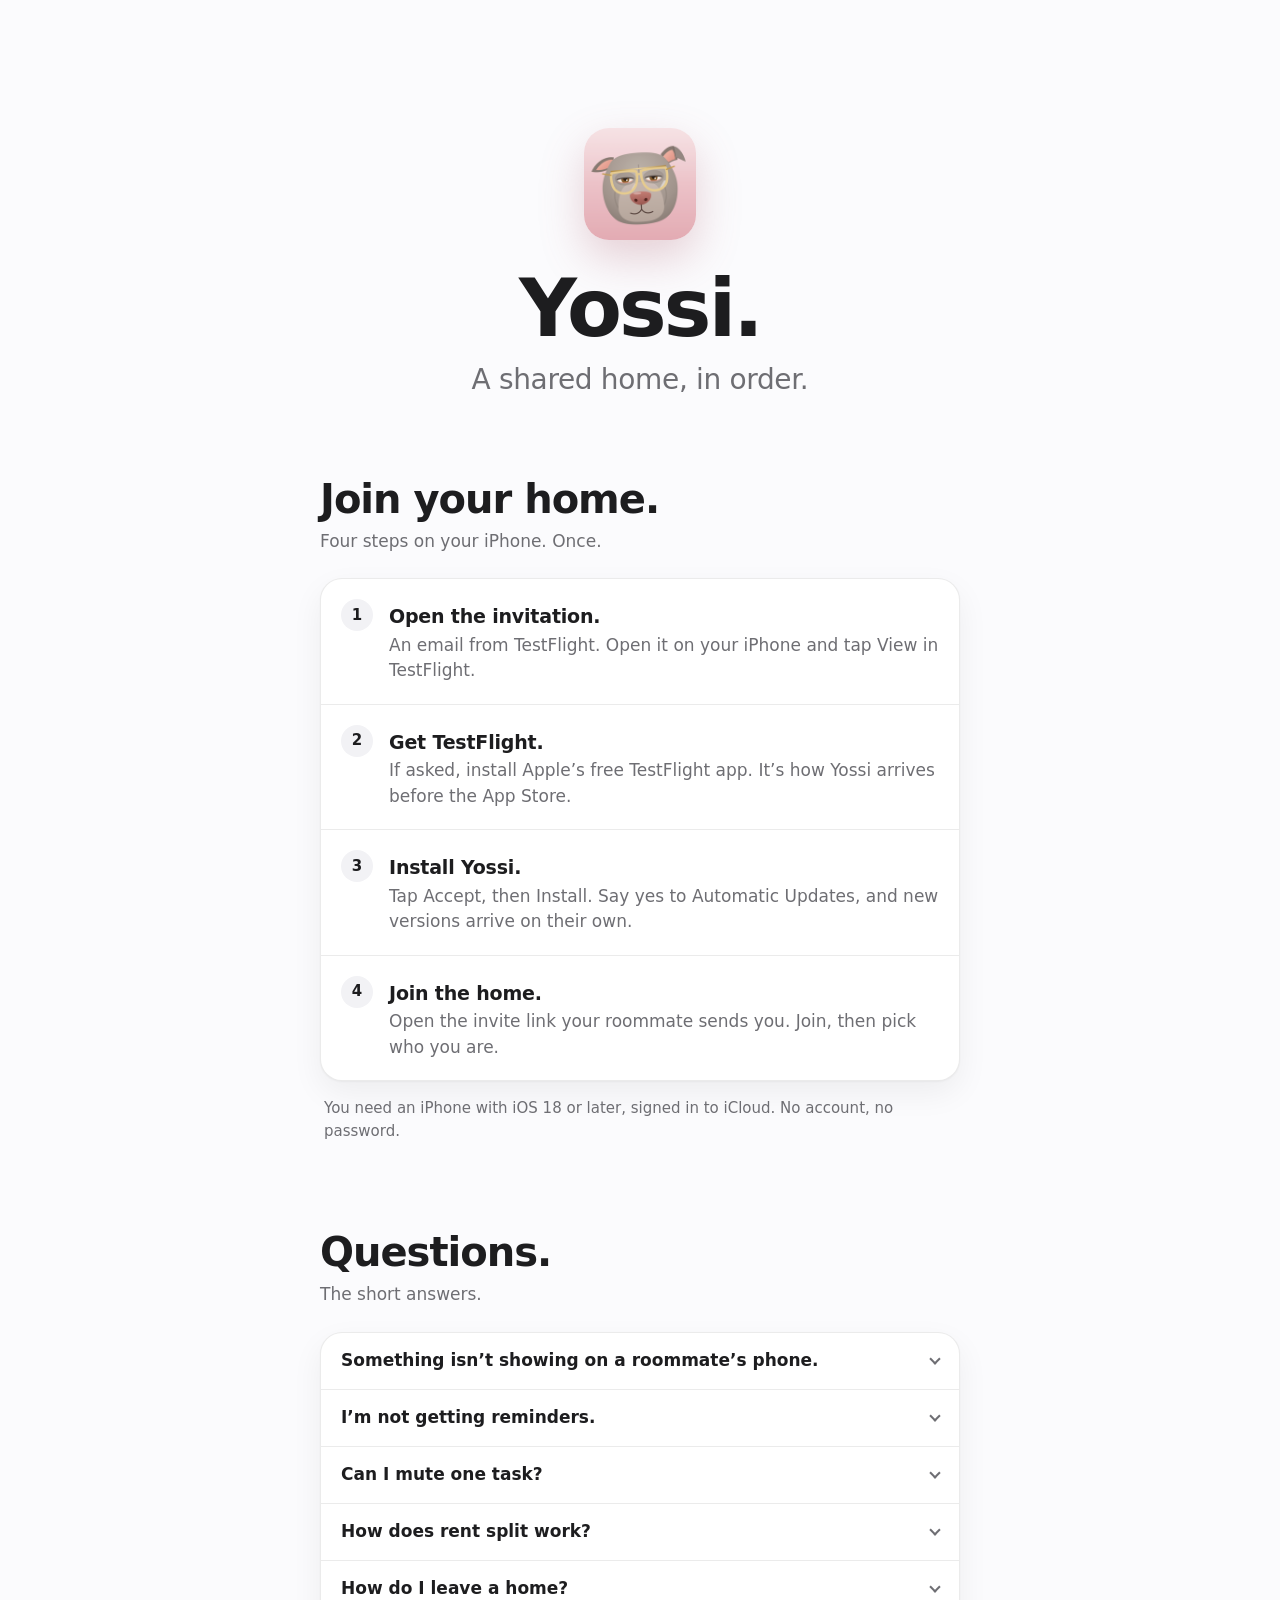
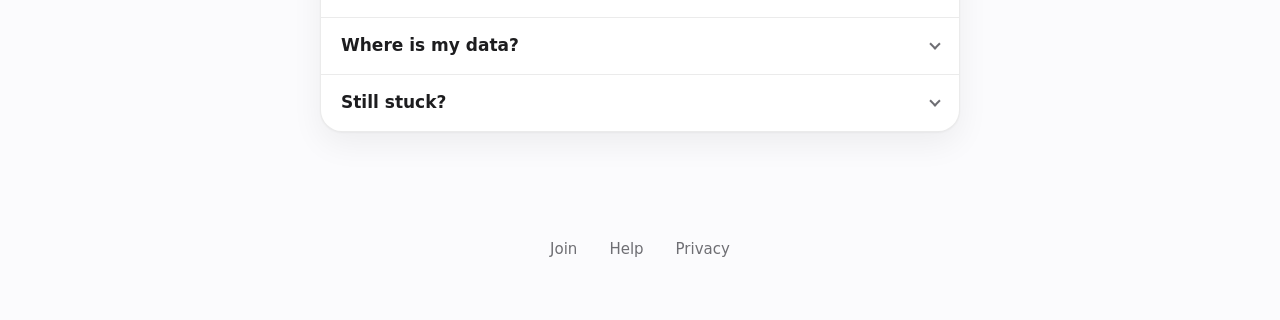
<file: index.html>
<!doctype html>
<html lang="en">
<head>
  <meta charset="utf-8">
  <meta name="viewport" content="width=device-width, initial-scale=1">
  <title>Yossi</title>
  <meta name="description" content="Yossi keeps a shared home in order. How to join your home, and answers to common questions.">
  <link rel="icon" href="favicon.png">
  <link rel="apple-touch-icon" href="icon.png">
  <link rel="stylesheet" href="style.css">
</head>
<body>
  <main>
    <header class="hero">
      <img class="icon" src="icon.png" alt="" width="112" height="112">
      <h1>Yossi.</h1>
      <p class="lede">A shared home, in order.</p>
    </header>

    <section id="join" aria-labelledby="join-title">
      <h2 id="join-title">Join your home.</h2>
      <p class="intro">Four steps on your iPhone. Once.</p>
      <ol class="card steps">
        <li>
          <div>
            <h3>Open the invitation.</h3>
            <p>An email from TestFlight. Open it on your iPhone and tap View in TestFlight.</p>
          </div>
        </li>
        <li>
          <div>
            <h3>Get TestFlight.</h3>
            <p>If asked, install Apple’s free TestFlight app. It’s how Yossi arrives before the App Store.</p>
          </div>
        </li>
        <li>
          <div>
            <h3>Install Yossi.</h3>
            <p>Tap Accept, then Install. Say yes to Automatic Updates, and new versions arrive on their own.</p>
          </div>
        </li>
        <li>
          <div>
            <h3>Join the home.</h3>
            <p>Open the invite link your roommate sends you. Join, then pick who you are.</p>
          </div>
        </li>
      </ol>
      <p class="note">You need an iPhone with iOS 18 or later, signed in to iCloud. No account, no password.</p>
    </section>

    <section id="help" aria-labelledby="help-title">
      <h2 id="help-title">Questions.</h2>
      <p class="intro">The short answers.</p>
      <div class="card">
        <details>
          <summary>Something isn’t showing on a roommate’s phone.</summary>
          <p>Pull down on Today to sync. Both phones need the internet and iCloud. Changes usually arrive within a minute.</p>
        </details>
        <details>
          <summary>I’m not getting reminders.</summary>
          <p>Check Settings &gt; Notifications &gt; Yossi on your iPhone. In the app, Household &gt; Reminders chooses which tasks remind you.</p>
        </details>
        <details>
          <summary>Can I mute one task?</summary>
          <p>Open the task and use Notify me. It only changes your phone.</p>
        </details>
        <details>
          <summary>How does rent split work?</summary>
          <p>Give each person a set amount in the rent task. Pay your part or all of it. Money works out who paid more, month by month.</p>
        </details>
        <details>
          <summary>How do I leave a home?</summary>
          <p>Household &gt; Leave Home. The home stays for everyone else. Whoever created it can delete it for everyone.</p>
        </details>
        <details>
          <summary>Where is my data?</summary>
          <p>In your iCloud, shared only with the people in your home. Nobody else sees it, including us. <a href="privacy.html">Privacy</a></p>
        </details>
        <details>
          <summary>Still stuck?</summary>
          <p>Message whoever invited you, or <a href="https://github.com/znavezz/yossi-site/issues">open an issue</a>.</p>
        </details>
      </div>
    </section>
  </main>

  <footer>
    <a href="#join">Join</a>
    <a href="#help">Help</a>
    <a href="privacy.html">Privacy</a>
  </footer>
</body>
</html>
</file>
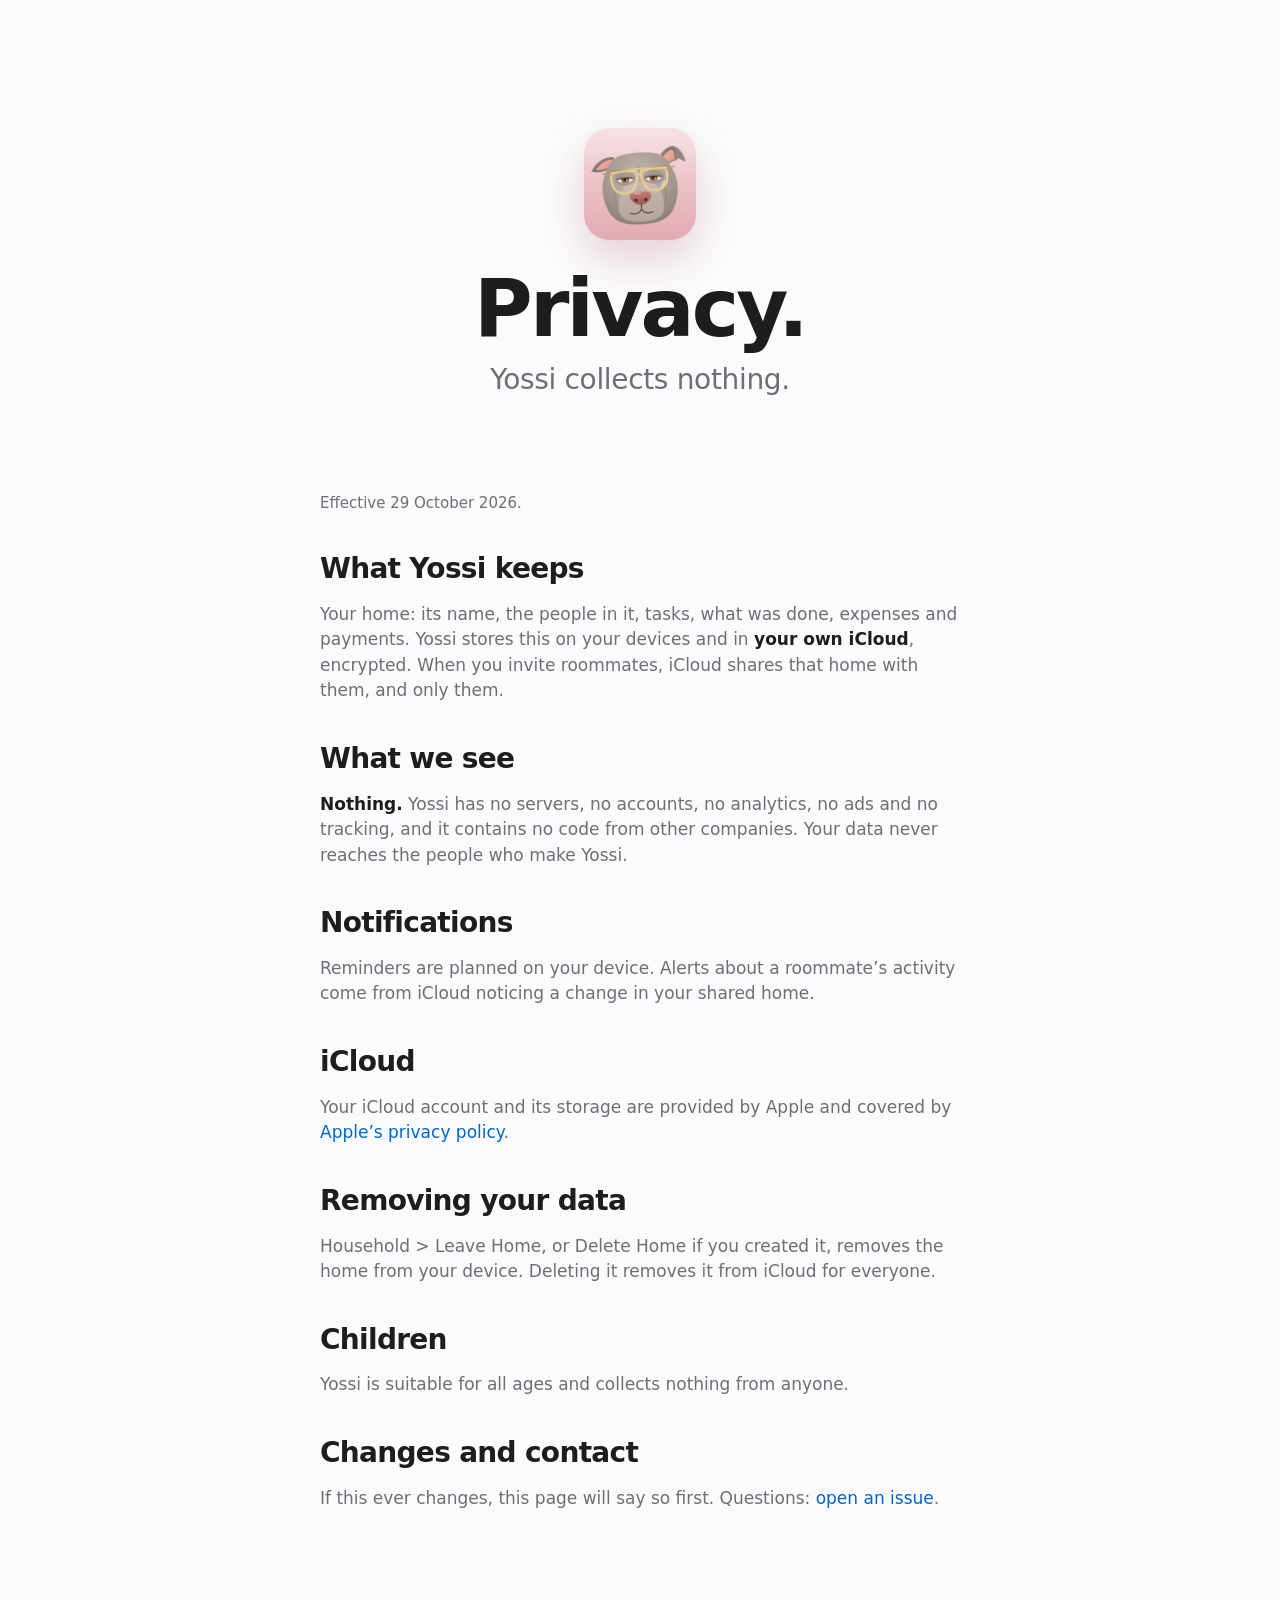
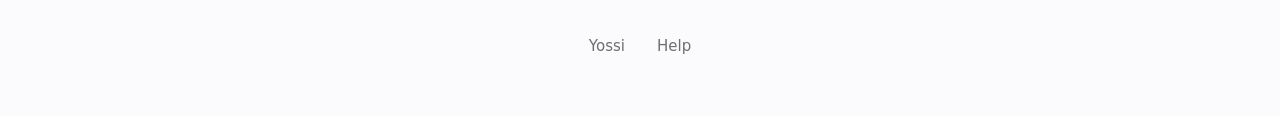
<file: privacy.html>
<!doctype html>
<html lang="en">
<head>
  <meta charset="utf-8">
  <meta name="viewport" content="width=device-width, initial-scale=1">
  <title>Yossi Privacy</title>
  <meta name="description" content="Yossi collects nothing. Your home lives in your iCloud, shared only with the people you invite.">
  <link rel="icon" href="favicon.png">
  <link rel="apple-touch-icon" href="icon.png">
  <link rel="stylesheet" href="style.css">
</head>
<body>
  <main>
    <header class="hero">
      <a href="./" aria-label="Yossi home"><img class="icon" src="icon.png" alt="" width="112" height="112"></a>
      <h1>Privacy.</h1>
      <p class="lede">Yossi collects nothing.</p>
    </header>

    <section class="prose">
      <p class="updated">Effective 29 October 2026.</p>

      <h2>What Yossi keeps</h2>
      <p>Your home: its name, the people in it, tasks, what was done, expenses and payments. Yossi stores
        this on your devices and in <strong>your own iCloud</strong>, encrypted. When you invite roommates,
        iCloud shares that home with them, and only them.</p>

      <h2>What we see</h2>
      <p><strong>Nothing.</strong> Yossi has no servers, no accounts, no analytics, no ads and no tracking,
        and it contains no code from other companies. Your data never reaches the people who make Yossi.</p>

      <h2>Notifications</h2>
      <p>Reminders are planned on your device. Alerts about a roommate’s activity come from iCloud
        noticing a change in your shared home.</p>

      <h2>iCloud</h2>
      <p>Your iCloud account and its storage are provided by Apple and covered by
        <a href="https://www.apple.com/legal/privacy/">Apple’s privacy policy</a>.</p>

      <h2>Removing your data</h2>
      <p>Household &gt; Leave Home, or Delete Home if you created it, removes the home from your device.
        Deleting it removes it from iCloud for everyone.</p>

      <h2>Children</h2>
      <p>Yossi is suitable for all ages and collects nothing from anyone.</p>

      <h2>Changes and contact</h2>
      <p>If this ever changes, this page will say so first. Questions: <a href="https://github.com/znavezz/yossi-site/issues">open an issue</a>.</p>
    </section>
  </main>

  <footer>
    <a href="./">Yossi</a>
    <a href="./#help">Help</a>
  </footer>
</body>
</html>
</file>
<file: style.css>
/* Yossi's help and privacy pages. One column, phone first; system font; light and dark. */

:root {
  --bg: #fbfbfd;
  --surface: #ffffff;
  --text: #1d1d1f;
  --muted: #6e6e73;
  --line: rgba(0, 0, 0, 0.08);
  --chip: #f2f2f5;
  --link: #0066cc;
  --glow: rgba(176, 96, 110, 0.28);
  --shadow: 0 1px 2px rgba(0, 0, 0, 0.04), 0 12px 32px rgba(0, 0, 0, 0.06);
  color-scheme: light dark;
}

@media (prefers-color-scheme: dark) {
  :root {
    --bg: #000000;
    --surface: #1c1c1e;
    --text: #f5f5f7;
    --muted: #a1a1a6;
    --line: rgba(255, 255, 255, 0.12);
    --chip: #2c2c2e;
    --link: #2997ff;
    --glow: rgba(226, 169, 178, 0.18);
    --shadow: none;
  }
}

*,
*::before,
*::after {
  box-sizing: border-box;
}

html {
  -webkit-text-size-adjust: 100%;
}

body {
  margin: 0;
  background: var(--bg);
  color: var(--text);
  font: 17px/1.5 -apple-system, BlinkMacSystemFont, "SF Pro Text", system-ui, sans-serif;
  -webkit-font-smoothing: antialiased;
}

a {
  color: var(--link);
  text-decoration: none;
}

a:hover {
  text-decoration: underline;
}

main {
  max-width: 680px;
  margin: 0 auto;
  padding: 0 20px;
}

/* Hero */

.hero {
  text-align: center;
  padding: clamp(56px, 14vw, 128px) 0 clamp(40px, 9vw, 80px);
}

.icon {
  display: block;
  width: 112px;
  height: 112px;
  margin: 0 auto 28px;
  border-radius: 25px;
  box-shadow: 0 18px 44px var(--glow);
}

h1 {
  margin: 0;
  font-size: clamp(44px, 12vw, 80px);
  font-weight: 700;
  line-height: 1.02;
  letter-spacing: -0.035em;
}

.lede {
  margin: 12px 0 0;
  color: var(--muted);
  font-size: clamp(21px, 4.6vw, 28px);
  font-weight: 500;
  line-height: 1.25;
  letter-spacing: -0.012em;
}

/* Sections */

section {
  padding-bottom: clamp(48px, 10vw, 88px);
}

h2 {
  margin: 0;
  font-size: clamp(28px, 6.4vw, 40px);
  font-weight: 700;
  line-height: 1.1;
  letter-spacing: -0.025em;
}

.intro {
  margin: 8px 0 24px;
  color: var(--muted);
}

.card {
  margin: 0;
  padding: 0;
  list-style: none;
  background: var(--surface);
  border-radius: 22px;
  box-shadow: var(--shadow);
  border: 1px solid var(--line);
  overflow: hidden;
}

/* Steps */

.steps {
  counter-reset: step;
}

.steps li {
  counter-increment: step;
  display: grid;
  grid-template-columns: 32px 1fr;
  gap: 16px;
  padding: 20px;
}

.steps li + li {
  border-top: 1px solid var(--line);
}

.steps li::before {
  content: counter(step);
  display: grid;
  place-items: center;
  width: 32px;
  height: 32px;
  border-radius: 50%;
  background: var(--chip);
  font-size: 15px;
  font-weight: 600;
  font-variant-numeric: tabular-nums;
}

.steps h3 {
  margin: 3px 0 2px;
  font-size: 19px;
  font-weight: 600;
  letter-spacing: -0.01em;
}

.steps p {
  margin: 0;
  color: var(--muted);
}

.note {
  margin: 16px 4px 0;
  color: var(--muted);
  font-size: 15px;
}

/* Questions */

details + details {
  border-top: 1px solid var(--line);
}

summary {
  display: flex;
  align-items: center;
  justify-content: space-between;
  gap: 16px;
  min-height: 56px;
  padding: 14px 20px;
  font-weight: 600;
  cursor: pointer;
  list-style: none;
}

summary::-webkit-details-marker {
  display: none;
}

summary::after {
  content: "";
  flex: none;
  width: 8px;
  height: 8px;
  border-right: 2px solid var(--muted);
  border-bottom: 2px solid var(--muted);
  transform: translateY(-2px) rotate(45deg);
}

details[open] summary::after {
  transform: translateY(2px) rotate(-135deg);
}

@media (prefers-reduced-motion: no-preference) {
  summary::after {
    transition: transform 0.25s cubic-bezier(0.2, 0, 0, 1);
  }
}

details p {
  margin: -4px 20px 18px;
  color: var(--muted);
}

summary:focus-visible,
a:focus-visible {
  outline: 2px solid var(--link);
  outline-offset: 2px;
  border-radius: 8px;
}

/* Prose (privacy) */

.prose h2 {
  margin-top: 40px;
  font-size: clamp(22px, 5vw, 28px);
}

.prose p,
.prose li {
  color: var(--muted);
}

.prose strong {
  color: var(--text);
  font-weight: 600;
}

.updated {
  color: var(--muted);
  font-size: 15px;
}

/* Footer */

footer {
  display: flex;
  justify-content: center;
  gap: 8px;
  padding: 8px 20px 48px;
}

footer a {
  display: inline-flex;
  align-items: center;
  min-height: 44px;
  padding: 0 12px;
  color: var(--muted);
  font-size: 15px;
}
</file>
